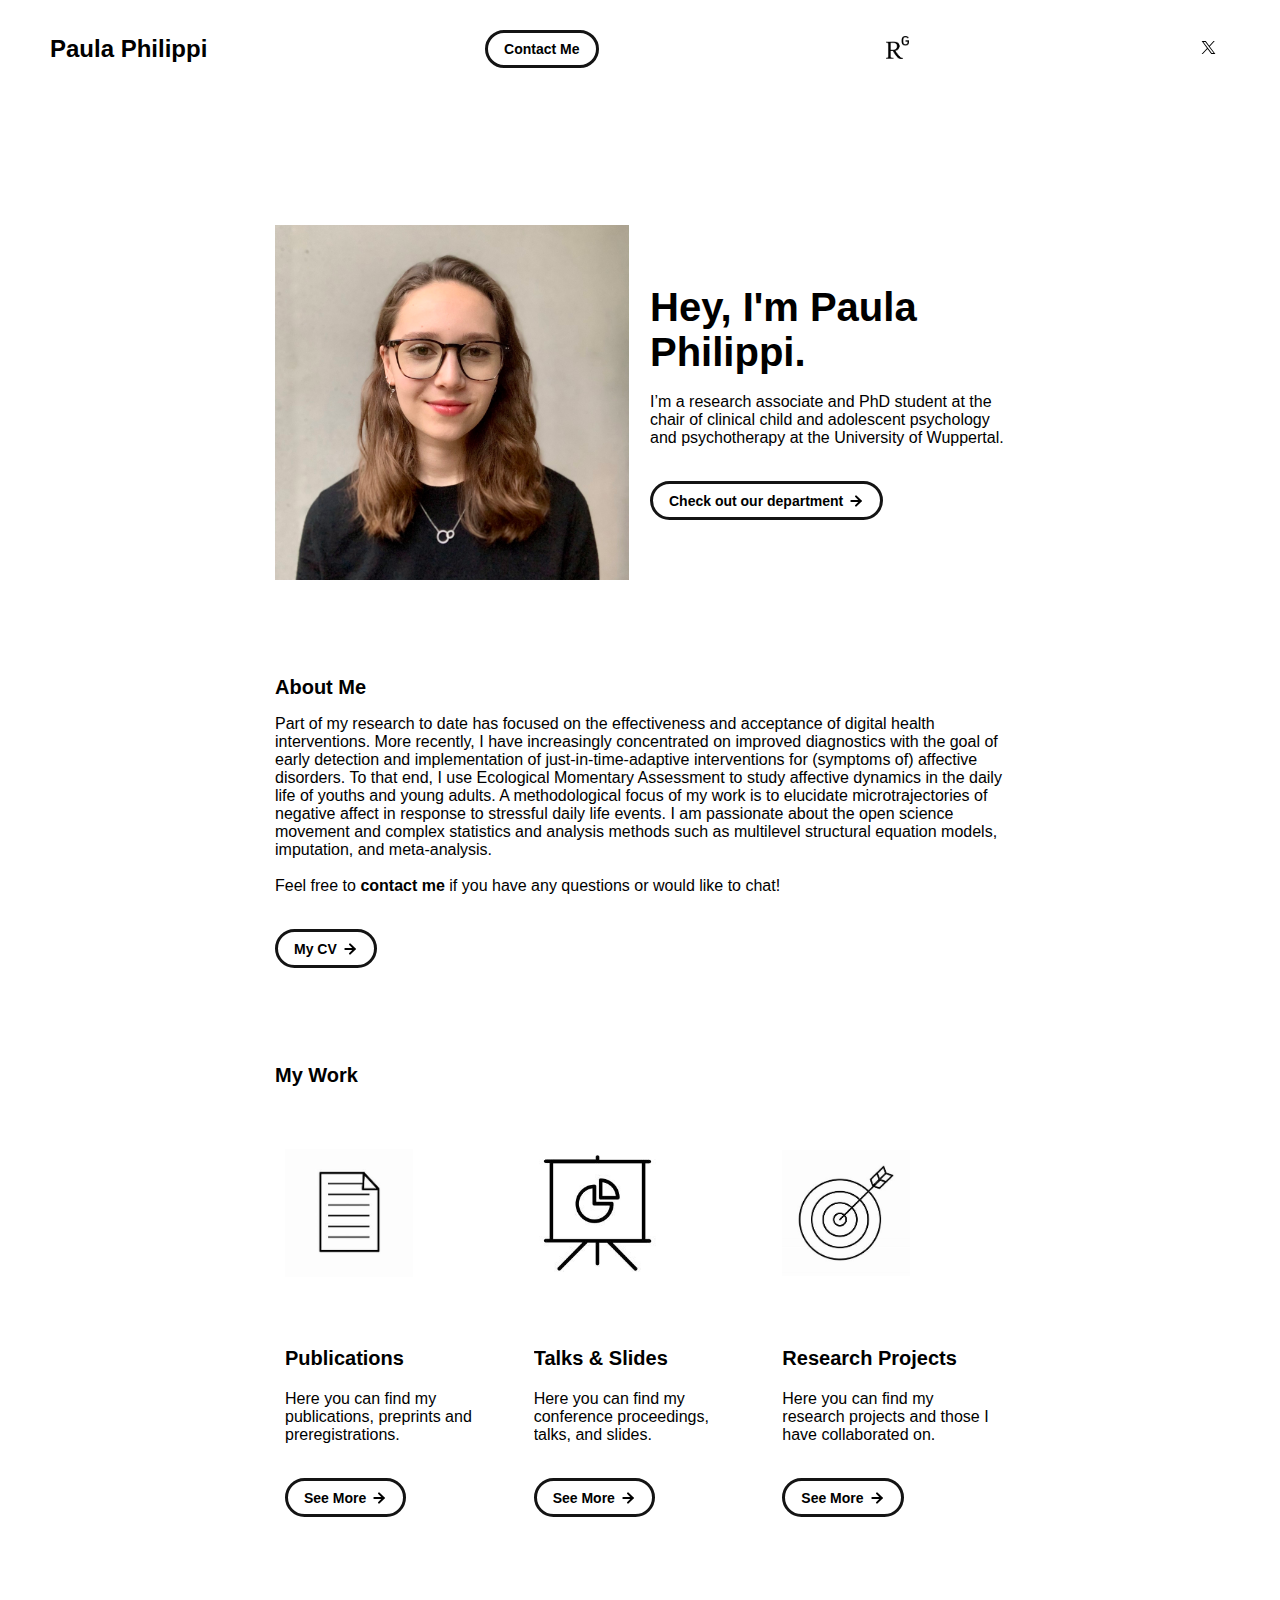
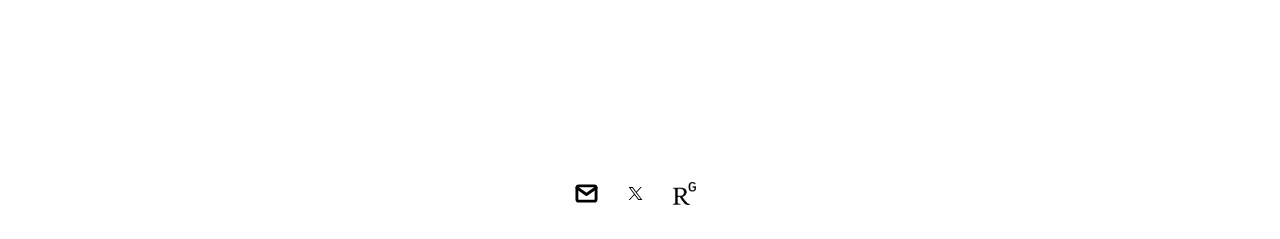
<file: index.html>
<!DOCTYPE html>
<html lang="en">
	<head>
		<meta charset="utf-8">
    <link rel="icon" href="./assets/images/me.jpg" />
		<title>Paula Philippi</title>
    <meta name="description" content="Paula Philippi Research Profile.">
    <meta name="viewport" content="width=device-width, initial-scale=1" />

		<link rel="stylesheet" href="./css/layout.css">
    <link rel="stylesheet" href="./css/typography.css">
    <link rel="stylesheet" href="./css/utilities.css">

		<script defer src="./js/script.js"></script>
	</head>
	<body>
    <!-- NAVBAR -->
    <div class="navbar">
      <a class="nav-title-link" href="./index.html">
        <span class="nav-title" style="text-align: left;">Paula Philippi</span>
        <a class="button" href="mailto:philippi@uni-wuppertal.de">
          <span class="button-text">Contact Me</span>
        </a>
          <a class="icon-link" target="_blank" href="https://www.researchgate.net/profile/Paula-Philippi">
        <image src="./assets/icons/researchgate.png" class="footer-icon"/>
      </a>
      <a class="icon-link" target="_blank" href="https://twitter.com/philippi_paula">
        <image src="./assets/icons/X.svg" class="footer-icon"/>
      </a>
      </a>
    </div>

    <!-- MAIN PAGE CONTENT -->
    <div id="main-content">

      <!-- PORTFOLIO HEADER -->
      <div id="portfolio-header">
        <div id="portfolio-header-image-container">
          <img src="./assets/images/me.jpg" class="portfolio-header-image">
        </div>

        <div id="portfolio-header-text-container">
            <div class="header-text">
              <span class="main-title">Hey, I'm Paula Philippi.</span>
              <div class="body-text"><br>
              I’m a research associate and PhD student at the chair of clinical child 
              and adolescent psychology and psychotherapy at the University of Wuppertal.
              </div>
            </div>
            <a class="button" href="https://kiju.uni-wuppertal.de/en/" target="_blank">
              <span class="button-text">Check out our department</span> 
              <image src="./assets/icons/arrow-right.svg" class="right-arrow-icon"/>
            </a>
        </div>
      </div>

      <!-- ABOUT SECTION -->
      <div id="about-section">
        <span class="subheader-text">About Me</span>
        <div class="about-section-content">
          <div class="body-text">
            Part of my research to date has focused on the effectiveness and acceptance of digital health interventions. 
            More recently, I have increasingly concentrated on improved diagnostics with the goal of early detection and 
            implementation of just-in-time-adaptive interventions for (symptoms of) affective disorders. To that end, I 
            use Ecological Momentary Assessment to study affective dynamics in the daily life of youths and young adults. 
            A methodological focus of my work is to elucidate microtrajectories of negative affect in response to stressful 
            daily life events. I am passionate about the open science movement and complex statistics and analysis methods 
            such as multilevel structural equation models, imputation, and meta-analysis.<br><br>
            Feel free to <a href="mailto:philippi@uni-wuppertal.de" class="no-underline">contact me</a> 
            if you have any questions or would like to chat!
          </div>
          
          <a class="button" href="./project-pages/cv.html">
              <span class="button-text">My CV</span> 
              <image src="./assets/icons/arrow-right.svg" class="right-arrow-icon"/>
            </a>
        </div>
      </div>

      <!-- MY WORK SECTION -->
      <div id="my-work-section">
        <span class="subheader-text">My Work</span>

        <div class="projects-container">
          <div class="project-card">
            <img src="./assets/icons/pubs.jpg" class="project-image">
            <div class="project-card-text-container">
              <div class="subheader-text project-title">Publications</div>
              <div class="body-text project-card-text">
                Here you can find my publications, preprints and preregistrations.
              </div>
            </div>
            <a class="button" href="./project-pages/publications.html">
              <span class="button-text">See More</span>
              <image src="./assets/icons/arrow-right.svg" class="right-arrow-icon"/>
            </a>
          </div>
          <div class="project-card">
            <img src="./assets/icons/slides.jpg" class="project-image">
            <div class="project-card-text-container">
              <div class="subheader-text project-title">Talks & Slides</div>
              <div class="body-text project-card-text">
                Here you can find my conference proceedings, talks, and slides.
              </div>
            </div>
            <a class="button" href="./project-pages/slides.html">
              <span class="button-text">See More</span>
              <image src="./assets/icons/arrow-right.svg" class="right-arrow-icon"/>
            </a>
          </div>
          <div class="project-card">
            <img src="./assets/icons/projects.jpg" class="project-image">
            <div class="project-card-text-container">
              <div class="subheader-text project-title">Research Projects</div>
              <div class="body-text project-card-text">
                Here you can find my research projects and those I have collaborated on.
              </div>
            </div>
            <a class="button" href="./project-pages/projects.html">
              <span class="button-text">See More</span>
              <image src="./assets/icons/arrow-right.svg" class="right-arrow-icon"/>
            </a>
          </div>
        </div>
      </div>
    </div>
    

    <!-- FOOTER -->
    <div id="footer">
      
      <a class="icon-link" href="mailto:philippi@uni-wuppertal.de">
        <image src="./assets/icons/mail.svg" class="footer-icon"/>
      </a>
      <a class="icon-link" target="_blank" href="https://twitter.com/philippi_paula">
        <image src="./assets/icons/X.svg" class="footer-icon"/>
      </a>
      <a class="icon-link" target="_blank" href="https://www.researchgate.net/profile/Paula-Philippi">
        <image src="./assets/icons/researchgate.png" class="footer-icon"/>
      </a>
    </div>

	</body>
</html>
</file>
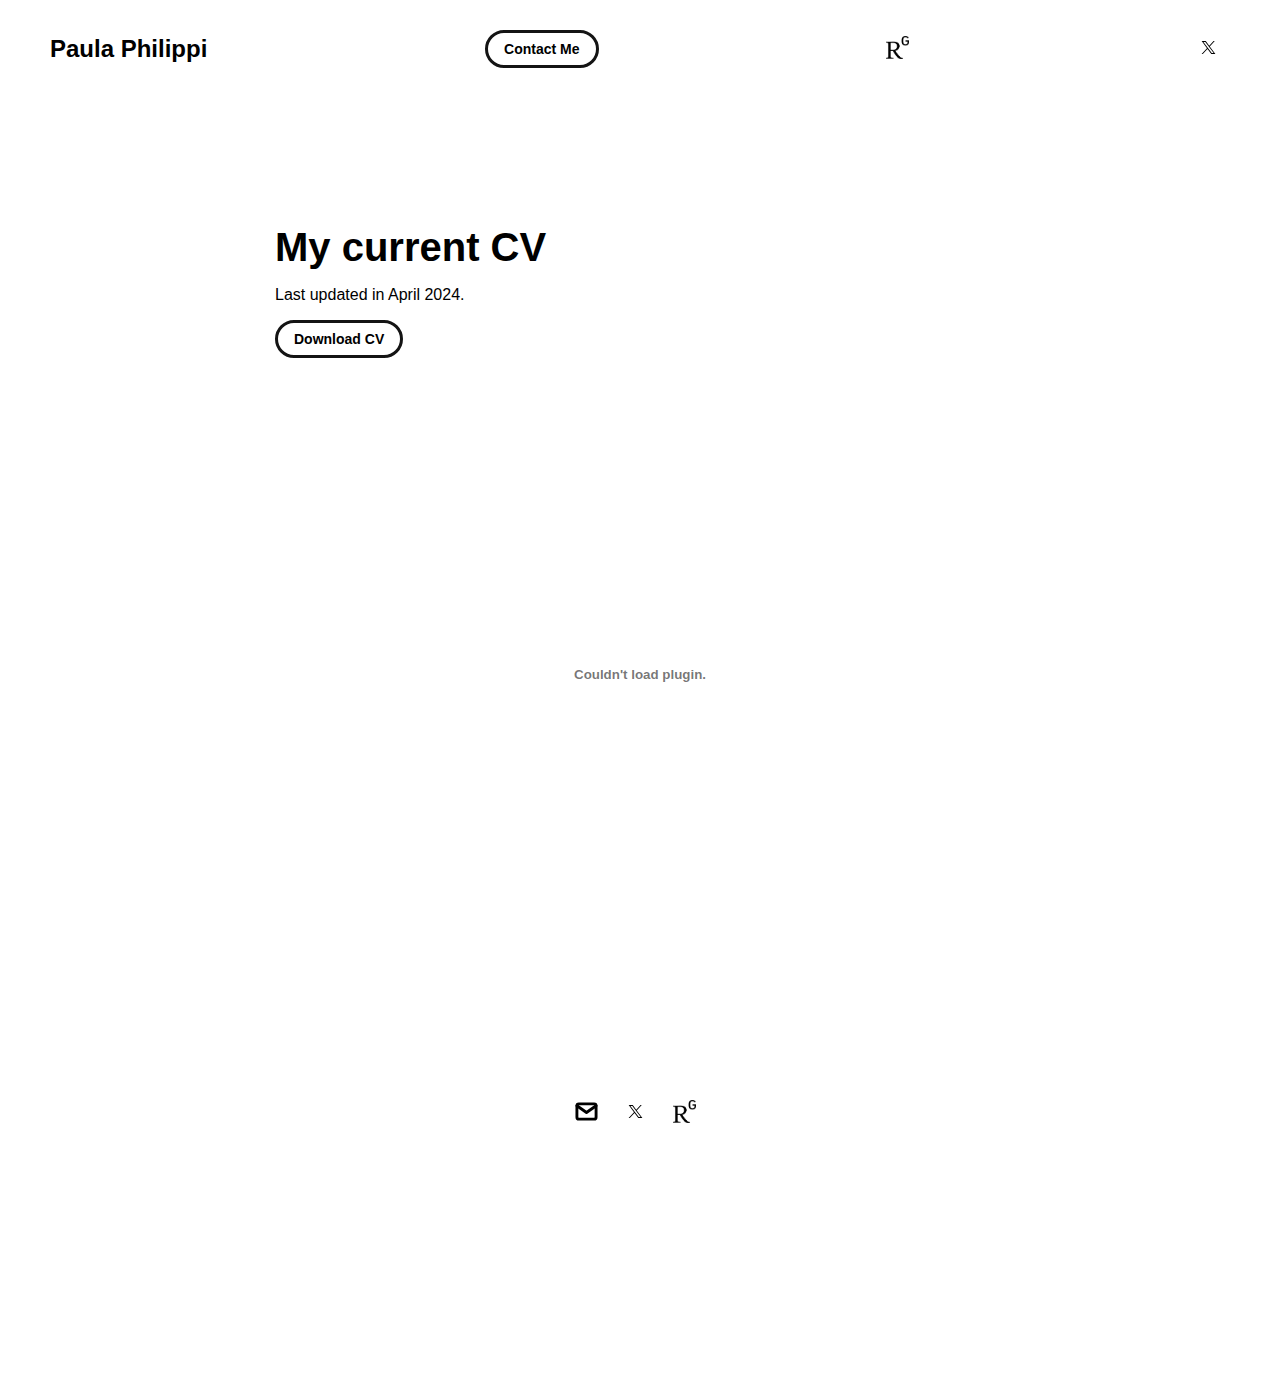
<file: project-pages/cv.html>
<!DOCTYPE html>
<html lang="en">
	<head>
		<meta charset="utf-8">
     <link rel="icon" href="../assets/images/me.jpg" />
     <title>Paula Philippi</title>
    <meta name="description" content="Paula Philippi Research Profile">
    <meta name="viewport" content="width=device-width, initial-scale=1" />

		<link rel="stylesheet" href="../css/layout.css">
    <link rel="stylesheet" href="../css/typography.css">
    <link rel="stylesheet" href="../css/utilities.css">

		<script defer src="../js/script.js"></script>
	</head>
	<body>

 <!-- NAVBAR -->
    <div class="navbar">
      <a class="nav-title-link" href="../index.html">
        <span class="nav-title" style="text-align: left;">Paula Philippi</span>
        <a class="button" href="mailto:philippi@uni-wuppertal.de">
          <span class="button-text">Contact Me</span>
        </a>
          <a class="icon-link" target="_blank" href="https://www.researchgate.net/profile/Paula-Philippi">
        <image src="../assets/icons/researchgate.png" class="footer-icon"/>
      </a>
      <a class="icon-link" target="_blank" href="https://twitter.com/philippi_paula">
        <image src="../assets/icons/X.svg" class="footer-icon"/>
      </a>
      </a>
    </div>

    <!-- MAIN PAGE CONTENT -->
    <div id="main-content">

      <!-- PROJECT HEADER -->
      <div id="project-header">

        <div class="main-title">My current CV</div>
        <div class="body-text">Last updated in April 2024.</div>
        
        <a class="button" href="../assets/files/CV.pdf" download="CV_PaulaPhilippi0424.pdf" target="_blank">
          <span class="button-text">Download CV</span>
        </a>
        
        <embed src="../assets/files/CV.pdf" type="application/pdf" width="100%" height="600px"/>
        
      </div>
      

    <!-- FOOTER -->
    <div id="footer">
      <a class="icon-link" href="mailto:philippi@uni-wuppertal.de">
        <image src="../assets/icons/mail.svg" class="footer-icon"/>
      </a>
      <a class="icon-link" target="_blank" href="https://twitter.com/philippi_paula">
        <image src="../assets/icons/X.svg" class="footer-icon"/>
      </a>
      <a class="icon-link" target="_blank" href="https://www.researchgate.net/profile/Paula-Philippi">
        <image src="../assets/icons/researchgate.png" class="footer-icon"/>
      </a>
    </div>

	</body>
</html>
</file>
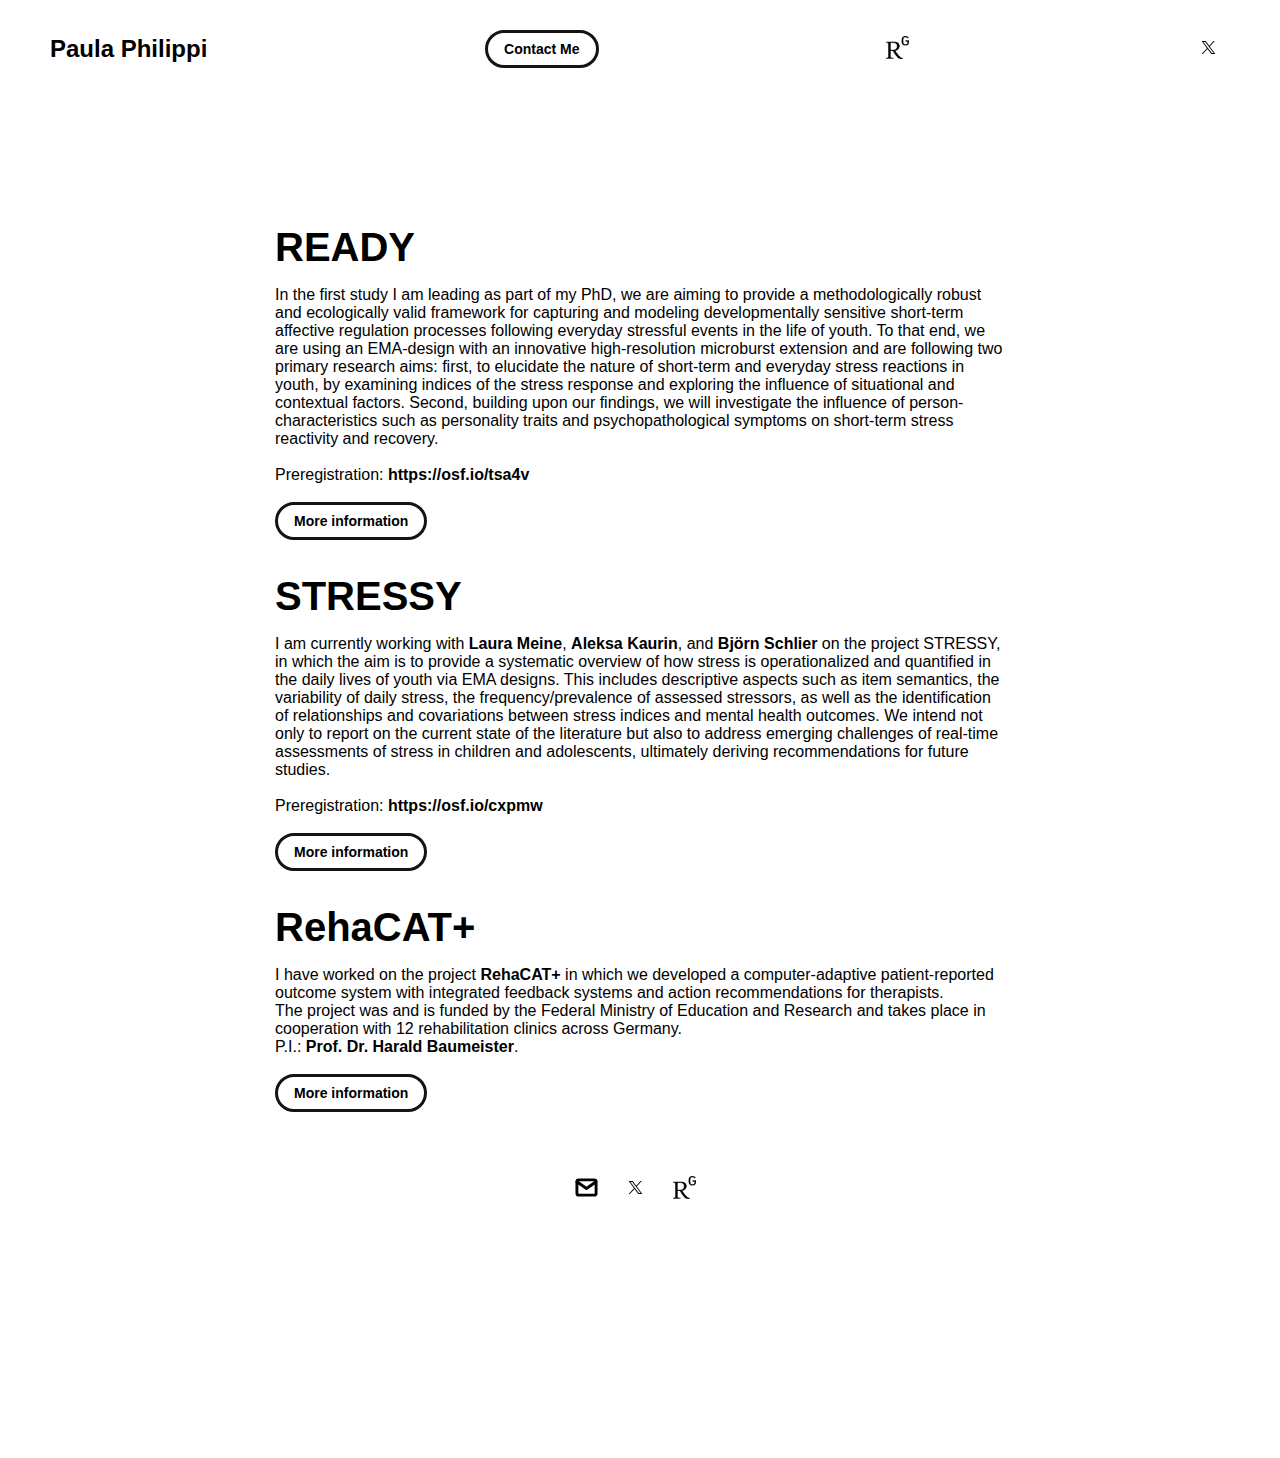
<file: project-pages/projects.html>
<!DOCTYPE html>
<html lang="en">
	<head>
		<meta charset="utf-8">
     <link rel="icon" href="../assets/images/me.jpg" />
     <title>Paula Philippi</title>
    <meta name="description" content="Paula Philippi Research Profile">
    <meta name="viewport" content="width=device-width, initial-scale=1" />

		<link rel="stylesheet" href="../css/layout.css">
    <link rel="stylesheet" href="../css/typography.css">
    <link rel="stylesheet" href="../css/utilities.css">

		<script defer src="../js/script.js"></script>
	</head>
	<body>

 <!-- NAVBAR -->
    <div class="navbar">
      <a class="nav-title-link" href="../index.html">
        <span class="nav-title" style="text-align: left;">Paula Philippi</span>
        <a class="button" href="mailto:philippi@uni-wuppertal.de">
          <span class="button-text">Contact Me</span>
        </a>
          <a class="icon-link" target="_blank" href="https://www.researchgate.net/profile/Paula-Philippi">
        <image src="../assets/icons/researchgate.png" class="footer-icon"/>
      </a>
      <a class="icon-link" target="_blank" href="https://twitter.com/philippi_paula">
        <image src="../assets/icons/X.svg" class="footer-icon"/>
      </a>
      </a>
    </div>

    <!-- MAIN PAGE CONTENT -->
    <div id="main-content">

      <!-- PROJECT HEADER -->
      <div id="project-header">
        <div class="main-title">READY</div>
        <div class="body-text">
          In the first study I am leading as part of my PhD, we are aiming to provide a methodologically robust and ecologically valid framework for capturing and modeling developmentally sensitive short-term affective regulation processes following everyday stressful events in the life of youth. To that end, we are using an EMA-design with an innovative high-resolution microburst extension and are following two primary research aims: first, to elucidate the nature of short-term and everyday stress reactions in youth, by examining indices of the stress response and exploring the influence of situational and contextual factors. Second, building upon our findings, we will investigate the influence of person-characteristics such as personality traits and psychopathological symptoms on short-term stress reactivity and recovery.<br><br>
          Preregistration: <a href="https://osf.io/tsa4v"  target="_blank"  class="no-underline">https://osf.io/tsa4v</a>
          <br><br>
          <a class="button" href="https://kiju.uni-wuppertal.de/en/research/projects/affective-reactivity-and-recovery-in-the-daily-lives-of-youth/" target="_blank" class="no-underline">
          <span class="button-text">More information</span>
        </a><br>
        </div>
      
      <div id="project-header">
        <div class="main-title">STRESSY</div>
        <div class="body-text">
          I am currently working with <a href="https://www.psychologie.uzh.ch/de/bereiche/hea/expsy/team/Postdoc/meine.html"  target="_blank"  class="no-underline">Laura Meine</a>, <a href="https://kiju.uni-wuppertal.de/en/team/translate-to-englisch-prof-dr-aleksandra-kaurin/"  target="_blank"  class="no-underline">Aleksa Kaurin</a>, and <a href="https://kiju.uni-wuppertal.de/en/team/dr-bjoern-schlier/"  target="_blank"  class="no-underline">Björn Schlier</a> on the project STRESSY, in which the aim is to provide a systematic overview of how stress is operationalized and quantified in the daily lives of youth via EMA designs. This includes descriptive aspects such as item semantics, the variability of daily stress, the frequency/prevalence of assessed stressors, as well as the identification of relationships and covariations between stress indices and mental health outcomes. We intend not only to report on the current state of the literature but also to address emerging challenges of real-time assessments of stress in children and adolescents, ultimately deriving recommendations for future studies.<br><br>
          Preregistration: <a href="https://osf.io/cxpmw" target="_blank" class="no-underline">https://osf.io/cxpmw</a>
          <br><br>
          <a class="button" href="https://kiju.uni-wuppertal.de/en/research/projects/systematic-review-of-ecological-momentary-assessment-studies-on-stress-in-the-daily-lives-of-youth/" target="_blank" class="no-underline">
          <span class="button-text">More information</span>
        </a><br>
        </div>

      <div id="project-header">
        <div class="main-title">RehaCAT+</div>
        <div class="body-text">I have worked on the project <a href="https://rehacat.de/de/"  target="_blank"  class="no-underline">RehaCAT+</a> in which we developed a computer-adaptive patient-reported outcome system with integrated feedback systems and action recommendations for therapists.<br>
        The project was and is funded by the Federal Ministry of Education and Research and takes place in cooperation with 12 rehabilitation clinics across Germany.<br>
        P.I.: <a href="https://www.uni-ulm.de/in/abt-klinische-psychologie-und-psychotherapie/team/unser-team/harald-baumeister/" target="_blank"  class="no-underline">Prof. Dr. Harald Baumeister</a>.<br><br>
          <a class="button" href="https://rehacat.de/de/"  target="_blank"  class="no-underline">
          <span class="button-text">More information</span>
        </a><br>
        </div>

      </div>
      

    <!-- FOOTER -->
    <div id="footer">
      <a class="icon-link" href="mailto:philippi@uni-wuppertal.de">
        <image src="../assets/icons/mail.svg" class="footer-icon"/>
      </a>
      <a class="icon-link" target="_blank" href="https://twitter.com/philippi_paula">
        <image src="../assets/icons/X.svg" class="footer-icon"/>
      </a>
      <a class="icon-link" target="_blank" href="https://www.researchgate.net/profile/Paula-Philippi">
        <image src="../assets/icons/researchgate.png" class="footer-icon"/>
      </a>
    </div>

	</body>
</html>
</file>
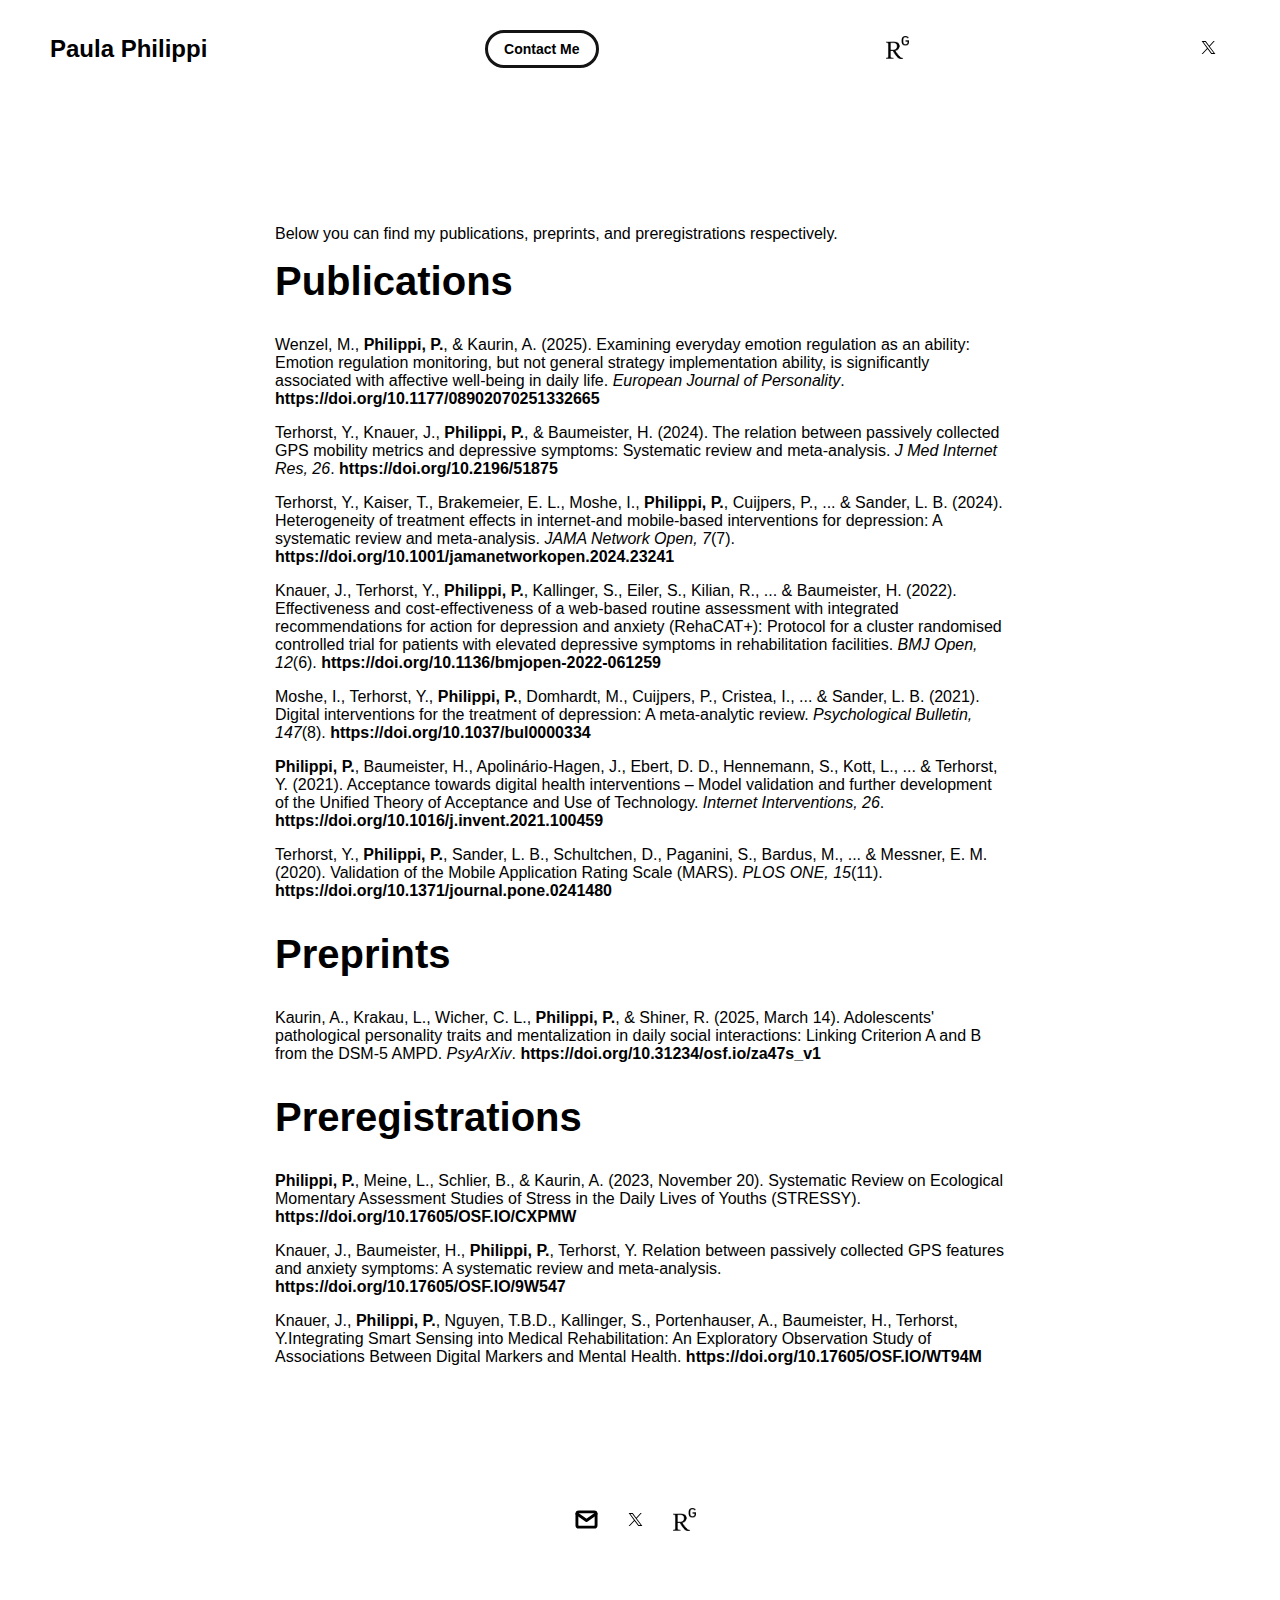
<file: project-pages/publications.html>
<!DOCTYPE html>
<html lang="en">
	<head>
		<meta charset="utf-8">
     <link rel="icon" href="../assets/images/me.jpg" />
     <title>Paula Philippi</title>
    <meta name="description" content="Paula Philippi Research Profile">
    <meta name="viewport" content="width=device-width, initial-scale=1" />

		<link rel="stylesheet" href="../css/layout.css">
    <link rel="stylesheet" href="../css/typography.css">
    <link rel="stylesheet" href="../css/utilities.css">

		<script defer src="../js/script.js"></script>
	</head>
	<body>

 <!-- NAVBAR -->
    <div class="navbar">
      <a class="nav-title-link" href="../index.html">
        <span class="nav-title" style="text-align: left;">Paula Philippi</span>
        <a class="button" href="mailto:philippi@uni-wuppertal.de">
          <span class="button-text">Contact Me</span>
        </a>
          <a class="icon-link" target="_blank" href="https://www.researchgate.net/profile/Paula-Philippi">
        <image src="../assets/icons/researchgate.png" class="footer-icon"/>
      </a>
      <a class="icon-link" target="_blank" href="https://twitter.com/philippi_paula">
        <image src="../assets/icons/X.svg" class="footer-icon"/>
      </a>
      </a>
    </div>

    <!-- MAIN PAGE CONTENT -->
    <div id="main-content">

      <!-- PROJECT HEADER -->
      <div id="project-header">
        <div class="body-text">Below you can find my publications, preprints, and preregistrations respectively.</div>
        <div class="main-title">Publications</div>
        <div class="body-text">
<p>Wenzel, M., <strong>Philippi, P.</strong>, & Kaurin, A. (2025). Examining everyday emotion regulation as an ability: Emotion regulation monitoring, but not general strategy implementation ability, is significantly associated with affective well-being in daily life. <i>European Journal of Personality</i>. <a href="https://doi.org/10.1177/08902070251332665" target="_blank"  class="no-underline">https://doi.org/10.1177/08902070251332665</a></p>

<p>Terhorst, Y., Knauer, J., <strong>Philippi, P.</strong>, & Baumeister, H. (2024). The relation between passively collected GPS mobility metrics and depressive symptoms: Systematic review and meta-analysis. <i>J Med Internet Res, 26</i>. <a href="https://doi.org/10.2196/51875" target="_blank"  class="no-underline">https://doi.org/10.2196/51875</a></p>

<p>Terhorst, Y., Kaiser, T., Brakemeier, E. L., Moshe, I., <strong>Philippi, P.</strong>, Cuijpers, P., ... & Sander, L. B. (2024). Heterogeneity of treatment effects in internet-and mobile-based interventions for depression: A systematic review and meta-analysis. <i>JAMA Network Open, 7</i>(7). <a href="https://doi.org/10.1001/jamanetworkopen.2024.23241" target="_blank"  class="no-underline">https://doi.org/10.1001/jamanetworkopen.2024.23241</a></p>

<p>Knauer, J., Terhorst, Y., <strong>Philippi, P.</strong>, Kallinger, S., Eiler, S., Kilian, R., ... & Baumeister, H. (2022). Effectiveness and cost-effectiveness of a web-based routine assessment with integrated recommendations for action for depression and anxiety (RehaCAT+): Protocol for a cluster randomised controlled trial for patients with elevated depressive symptoms in rehabilitation facilities. <i>BMJ Open, 12</i>(6). <a href="https://doi.org/10.1136/bmjopen-2022-061259" target="_blank"  class="no-underline">https://doi.org/10.1136/bmjopen-2022-061259</a></p>

<p>Moshe, I., Terhorst, Y., <strong>Philippi, P.</strong>, Domhardt, M., Cuijpers, P., Cristea, I., ... & Sander, L. B. (2021). Digital interventions for the treatment of depression: A meta-analytic review. <i>Psychological Bulletin, 147</i>(8). <a href="https://doi.org/10.1037/bul0000334" target="_blank"  class="no-underline">https://doi.org/10.1037/bul0000334</a></p>

<p><strong>Philippi, P.</strong>, Baumeister, H., Apolinário-Hagen, J., Ebert, D. D., Hennemann, S., Kott, L., ... & Terhorst, Y. (2021). Acceptance towards digital health interventions – Model validation and further development of the Unified Theory of Acceptance and Use of Technology. <i>Internet Interventions, 26</i>. <a href="https://doi.org/10.1016/j.invent.2021.100459" target="_blank"  class="no-underline">https://doi.org/10.1016/j.invent.2021.100459</a></p>

<p>Terhorst, Y., <strong>Philippi, P.</strong>, Sander, L. B., Schultchen, D., Paganini, S., Bardus, M., ... & Messner, E. M. (2020). Validation of the Mobile Application Rating Scale (MARS). <i>PLOS ONE, 15</i>(11). <a href="https://doi.org/10.1371/journal.pone.0241480" target="_blank"  class="no-underline">https://doi.org/10.1371/journal.pone.0241480</a></p>

        </div>

        <div class="main-title">Preprints</div>
        <div class="body-text">
<p>Kaurin, A., Krakau, L., Wicher, C. L., <strong>Philippi, P.</strong>, & Shiner, R. (2025, March 14). Adolescents' pathological personality traits and mentalization in daily social interactions: Linking Criterion A and B from the DSM-5 AMPD. <i>PsyArXiv</i>. <a href="https://doi.org/10.31234/osf.io/za47s_v1" target="_blank"  class="no-underline">https://doi.org/10.31234/osf.io/za47s_v1</a></p>
        </div>
        
        <div class="main-title">Preregistrations</div>
        <div class="body-text">
<p><strong>Philippi, P.</strong>, Meine, L., Schlier, B., & Kaurin, A. (2023, November 20). Systematic Review on Ecological Momentary Assessment Studies of Stress in the Daily Lives of Youths (STRESSY). <a href="https://doi.org/10.17605/OSF.IO/CXPMW" target="_blank"  class="no-underline">https://doi.org/10.17605/OSF.IO/CXPMW</a></p>
<p>Knauer, J., Baumeister, H., <strong>Philippi, P.</strong>, Terhorst, Y. Relation between passively collected GPS features and anxiety symptoms: A systematic review and meta-analysis. <a href="https://doi.org/10.17605/OSF.IO/9W547" target="_blank"  class="no-underline">https://doi.org/10.17605/OSF.IO/9W547</a></p>
  <p>Knauer, J., <strong>Philippi, P.</strong>, Nguyen, T.B.D., Kallinger, S., Portenhauser, A., Baumeister, H., Terhorst, Y.Integrating Smart Sensing into Medical Rehabilitation: An Exploratory Observation Study of Associations Between Digital Markers and Mental Health. <a href="https://doi.org/10.17605/OSF.IO/WT94M" target="_blank"  class="no-underline">https://doi.org/10.17605/OSF.IO/WT94M</a></p></p>
        </div>

  </div>      

    <!-- FOOTER -->
    <div id="footer">
      <a class="icon-link" href="mailto:philippi@uni-wuppertal.de">
        <image src="../assets/icons/mail.svg" class="footer-icon"/>
      </a>
      <a class="icon-link" target="_blank" href="https://twitter.com/philippi_paula">
        <image src="../assets/icons/X.svg" class="footer-icon"/>
      </a>
      <a class="icon-link" target="_blank" href="https://www.researchgate.net/profile/Paula-Philippi">
        <image src="../assets/icons/researchgate.png" class="footer-icon"/>
      </a>
    </div>

	</body>
</html>
</file>
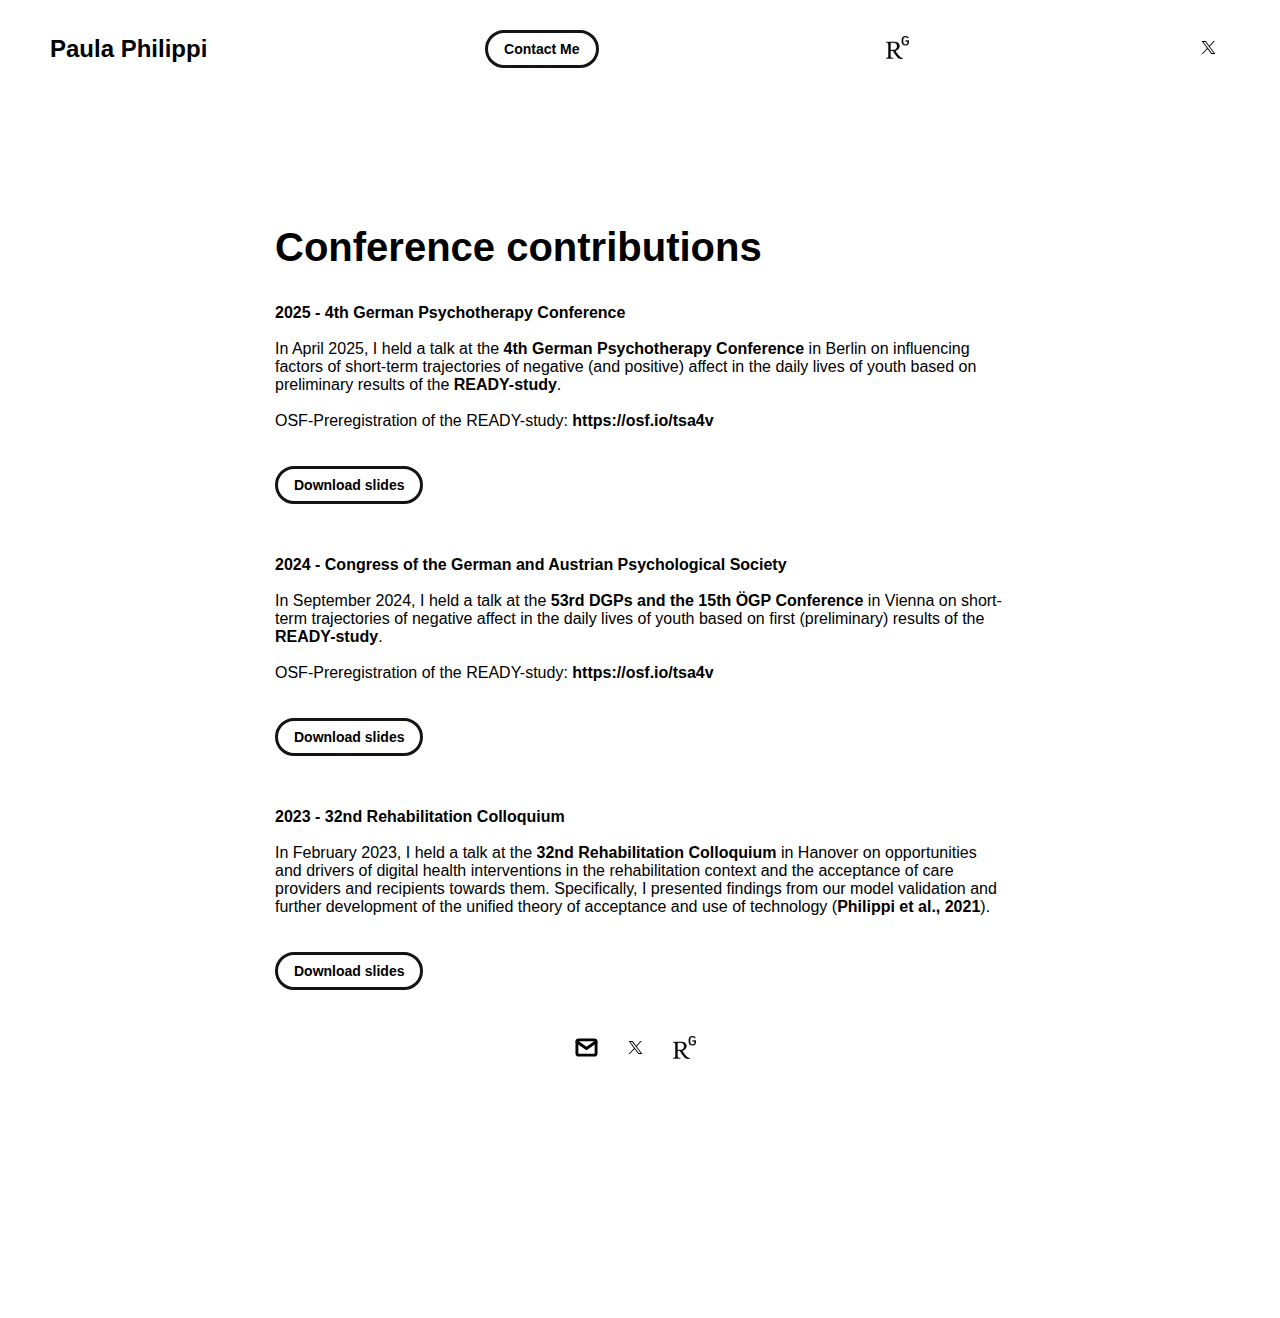
<file: project-pages/slides.html>
<!DOCTYPE html>
<html lang="en">
	<head>
		<meta charset="utf-8">
     <link rel="icon" href="../assets/images/me.jpg" />
     <title>Paula Philippi</title>
    <meta name="description" content="Paula Philippi Research Profile">
    <meta name="viewport" content="width=device-width, initial-scale=1" />

		<link rel="stylesheet" href="../css/layout.css">
    <link rel="stylesheet" href="../css/typography.css">
    <link rel="stylesheet" href="../css/utilities.css">

		<script defer src="../js/script.js"></script>
	</head>
	<body>

 <!-- NAVBAR -->
    <div class="navbar">
      <a class="nav-title-link" href="../index.html">
        <span class="nav-title" style="text-align: left;">Paula Philippi</span>
        <a class="button" href="mailto:philippi@uni-wuppertal.de">
          <span class="button-text">Contact Me</span>
        </a>
          <a class="icon-link" target="_blank" href="https://www.researchgate.net/profile/Paula-Philippi">
        <image src="../assets/icons/researchgate.png" class="footer-icon"/>
      </a>
      <a class="icon-link" target="_blank" href="https://twitter.com/philippi_paula">
        <image src="../assets/icons/X.svg" class="footer-icon"/>
      </a>
      </a>
    </div>

<!-- MAIN PAGE CONTENT -->
<div id="main-content">

  <!-- PROJECT HEADER -->
  <div id="project-header">

    <div class="main-title">Conference contributions</div>
    
    <div class="body-text"><br>
      <strong>2025 - 4th German Psychotherapy Conference</strong><br><br>
    In April 2025, I held a talk at the <a href="https://deutscher-psychotherapie-kongress.de/"  target="_blank"  class="no-underline">4th German Psychotherapy Conference</a> in Berlin on influencing factors of short-term trajectories of negative (and positive) affect in the daily lives of youth based on preliminary results of the <a href = "https://paulaphilippi.github.io/ws/project-pages/projects.html" target="_blank" class="no-underline">READY-study</a>.<br><br>
    OSF-Preregistration of the READY-study: <a href="https://osf.io/tsa4v"  target="_blank"  class="no-underline">https://osf.io/tsa4v</a><br><br><br>
    <a class="button" href="../assets/files/ready_DPK2025_Philippi.pdf" download="DPK25_READY_PaulaPhilippi.pdf" target="_blank">
      <span class="button-text">Download slides</span>
    </a>
  </div>
  
     <div class="body-text"><br><br>
      <strong>2024 - Congress of the German and Austrian Psychological Society</strong><br><br>
    In September 2024, I held a talk at the <a href="https://dgps2024.univie.ac.at/home-news/"  target="_blank"  class="no-underline">53rd DGPs and the 15th ÖGP Conference</a> in Vienna on short-term trajectories of negative affect in the daily lives of youth based on first (preliminary) results of the <a href = "https://paulaphilippi.github.io/ws/project-pages/projects.html" target="_blank" class="no-underline">READY-study</a>.<br><br>
    OSF-Preregistration of the READY-study: <a href="https://osf.io/tsa4v"  target="_blank"  class="no-underline">https://osf.io/tsa4v</a><br><br><br>
    <a class="button" href="../assets/files/ready_DGPs_vienna.pdf" download="DGPs24_READY_PaulaPhilippi.pdf" target="_blank">
      <span class="button-text">Download slides</span>
    </a>
    </div>
  
     <div class="body-text"><br><br>
      <strong>2023 - 32nd Rehabilitation Colloquium</strong><br><br>
    In February 2023, I held a talk at the <a href="https://www.deutsche-rentenversicherung.de/DRV/DE/Experten/Reha-Wissenschaften/Wissensaustausch_Veranstaltungen/Reha-Kolloquium/Reha-Kolloquium-alte/alte_kolloquien_index.html"  target="_blank"  class="no-underline">32nd Rehabilitation Colloquium</a> in Hanover on opportunities and drivers of digital health interventions in the rehabilitation context and the acceptance of care providers and recipients towards them. Specifically, I presented findings from our model validation and further development of the unified theory of acceptance and use of technology (<a href="https://doi.org/10.1016/j.invent.2021.100459" target="_blank"  class="no-underline">Philippi et al., 2021</a>).<br><br><br>
    <a class="button" href="../assets/files/utaut_reha.pdf" download="RehaKolloquium23_PaulaPhilippi.pdf" target="_blank">
      <span class="button-text">Download slides</span>
    </a>
  
  </div>
  
 

    <!-- FOOTER -->
    <div id="footer">
      <a class="icon-link" href="mailto:philippi@uni-wuppertal.de">
        <image src="../assets/icons/mail.svg" class="footer-icon"/>
      </a>
      <a class="icon-link" target="_blank" href="https://twitter.com/philippi_paula">
        <image src="../assets/icons/X.svg" class="footer-icon"/>
      </a>
      <a class="icon-link" target="_blank" href="https://www.researchgate.net/profile/Paula-Philippi">
        <image src="../assets/icons/researchgate.png" class="footer-icon"/>
      </a>
    </div>

	</body>
</html>
</file>
<file: css/layout.css>
* {
  box-sizing: border-box;
}

html {
  text-size-adjust: none;
  -webkit-text-size-adjust: none;
  -moz-text-size-adjust: none;
  -ms-text-size-adjust: none;
}

body {
  margin: 0;
  -webkit-font-smoothing: antialiased;
  -moz-osx-font-smoothing: grayscale;
}




/* Main Page Layout */

#main-content {
  margin: 225px 425px;
  display: flex;
  flex-direction: column;
  gap: 96px;
}




/* Portfolio Header */

#portfolio-header {
  display: flex;
  gap: 20px;
  align-items: center;
}

#portfolio-header-image-container {
  display: flex;
  flex-direction: column;
  gap: 10px;
  flex-basis: 50%;
}

.portfolio-header-image {
  width: 100%;
  height: auto;
}

#portfolio-header-text-container {
  display: flex;
  flex-direction: column;
  gap: 34px;
  flex-basis: 50%;
}




/* About Section */

#about-section {
  display: flex;
  flex-direction: column;
  gap: 16px;
}

.about-section-content {
  display: flex;
  flex-direction: column;
  gap: 34px;
}




/* Project Section */

#my-work-section {
  display: flex;
  flex-direction: column;
  gap: 16px;
}

.projects-container {
  display: flex;
  gap: 34px 16px;
  flex-wrap: wrap;
}

    /* Project Cards */

    .project-card {
      flex-grow: 1;
      max-width: calc((100% - 32px) / 3);
      display: flex;
      flex-direction: column;
      gap: 34px;
      background-color: white;
      padding: 10px;
      align-items: left;
    }

    .project-card-text-container {
      flex-direction: column;
      display: flex;
      gap: 20px
    }

    .project-image {
      width: 60%;
      height: 200px;
      object-fit: contain;
      object-position: center;
    }




/* Project Pages */

#project-header {
  display: flex;
  flex-direction: column;
  gap: 16px;
}

.project-header-image {
  width: 100%;
  height: auto;
}

#project-details {
  display: flex;
  flex-direction: column;
  gap: 16px;
}

.project-details-content {
  display: flex;
  flex-direction: column;
  gap: 34px;
}

    /* Project Gallery */

    #project-gallery {
      display: flex;
      flex-direction: column;
      gap: 16px;
    }

    .project-gallery-content {
      display: flex;
      flex-wrap: wrap;
      gap: 34px 16px;
    }

    .gallery-image-container {
      width: 100%;
      display: flex;
      flex-direction: column;
      gap: 10px;
    }

    .gallery-image-container.half-width {
      width: calc((100% - 16px) / 2);
    }

    .gallery-image {
      width: 100%;
      height: auto;
    }


/* Extra Extra large devices (large laptops and desktops, 1200px and below) */
@media only screen and (max-width: 1600px) {
  #main-content {
    margin: 225px 275px;
  }
}

/* Extra large devices (large laptops and desktops, 1200px and below) */
@media only screen and (max-width: 1200px) {
  #main-content {
    margin: 225px 175px;
  }
}

/* Large devices (laptops/desktops, 1000px and below) */
@media only screen and (max-width: 1000px) {
  #main-content {
    margin: 225px 75px;
  }
}

/* Small devices (portrait tablets and large phones, 800px and below) */
@media only screen and (max-width: 800px) {
  #main-content {
    margin: 150px 50px;
  }

  #portfolio-header {
    flex-direction: column;
  }

  .project-card {
    max-width: calc((100% - 16px) / 2);
  }
}

/* Small devices (portrait tablets and large phones, 600px and below) */
@media only screen and (max-width: 600px) {
  #main-content {
    margin: 125px 20px;
  }

  .project-card {
    max-width: 100%;
  }
}
</file>
<file: css/typography.css>
body {
  font-family: "Helvetica Neue", Helvetica, Arial, sans-serif;
}

.nav-title {
  font-weight: 700;
  font-size: 24px;
}

.button-text {
  font-size: 14px;
  font-weight: 700;
}

.image-caption {
  font-size: 14px;
  font-weight: 500;
}

.main-title {
  font-size: 40px;
  font-weight: 700;
}

.subheader-text {
  font-size: 20px;
  font-weight: 700;
}

.body-text {
  font-size: 16px;
  font-weight: 500;
}

.project-card-text {
  overflow: hidden;
  text-overflow: ellipsis;
  display: -webkit-box;
  -webkit-line-clamp: 4;
  -webkit-box-orient: vertical;
}

.project-title {
  overflow: hidden;
  text-overflow: ellipsis;
  display: -webkit-box;
  -webkit-line-clamp: 1;
  -webkit-box-orient: vertical;
}
</file>
<file: css/utilities.css>
/* Icons */

.right-arrow-icon {
  width: 16px;
  height: 16px;
  margin-top: 1px;
}

.footer-icon {
  width: 23px;
  height: 23px;
  text-decoration: none;
  transition: stroke-width 200ms ease-in-out;
}

a.icon-link {
  margin-right: 10px;
}

a.icon-link:hover {
  cursor: pointer;
  stroke-width: 5;
  text-decoration: underline;
  text-decoration-thickness: 2px;
}


/* Navbar Styling */

.navbar {
  width: 100%;
  padding: 30px 50px;
  display: flex;
  justify-content: space-between;
  align-items: center;
  position: fixed;
  top: 0;
  left: 0;
  background-color: white;
}

.nav-title {
  text-align: left !important;
}

.nav-title-link {
  color: black;
  text-decoration: none;
}

.nav-title-link:hover {
  text-decoration: underline;
}

/* Small devices (portrait tablets and large phones, 800px and below) */
@media only screen and (max-width: 800px) {
  .navbar {
    padding: 20px 20px;
    background-color: white
  }
}


/* Button Styling */

a.button {
  padding: 8px 16px;
  border: 3px solid #141414;
  border-radius: 50px;
  color: black;
  text-decoration: none;
  width: fit-content;
  display: flex;
  gap: 5px;
  align-items: center;
  margin-right: 10px;
}

a.button:hover {
  text-decoration: underline;
  text-decoration-thickness: 2px;
  cursor: pointer;
}


/* Footer Styling */

#footer {
  width: 100%;
  display: flex;
  padding: 30px 50px;
  justify-content: center;
  align-items: center;
  gap: 16px;
}

/* Link Styling */
a.no-underline {
  text-decoration: none;
  color: black;
  font-weight: 600;
}

a.no-underline:hover {
  text-decoration: underline;
  cursor: pointer;
}

/* Small devices (portrait tablets and large phones, 800px and below) */
@media only screen and (max-width: 800px) {
  #footer {
    padding: 20px 20px;
  }
}
</file>
